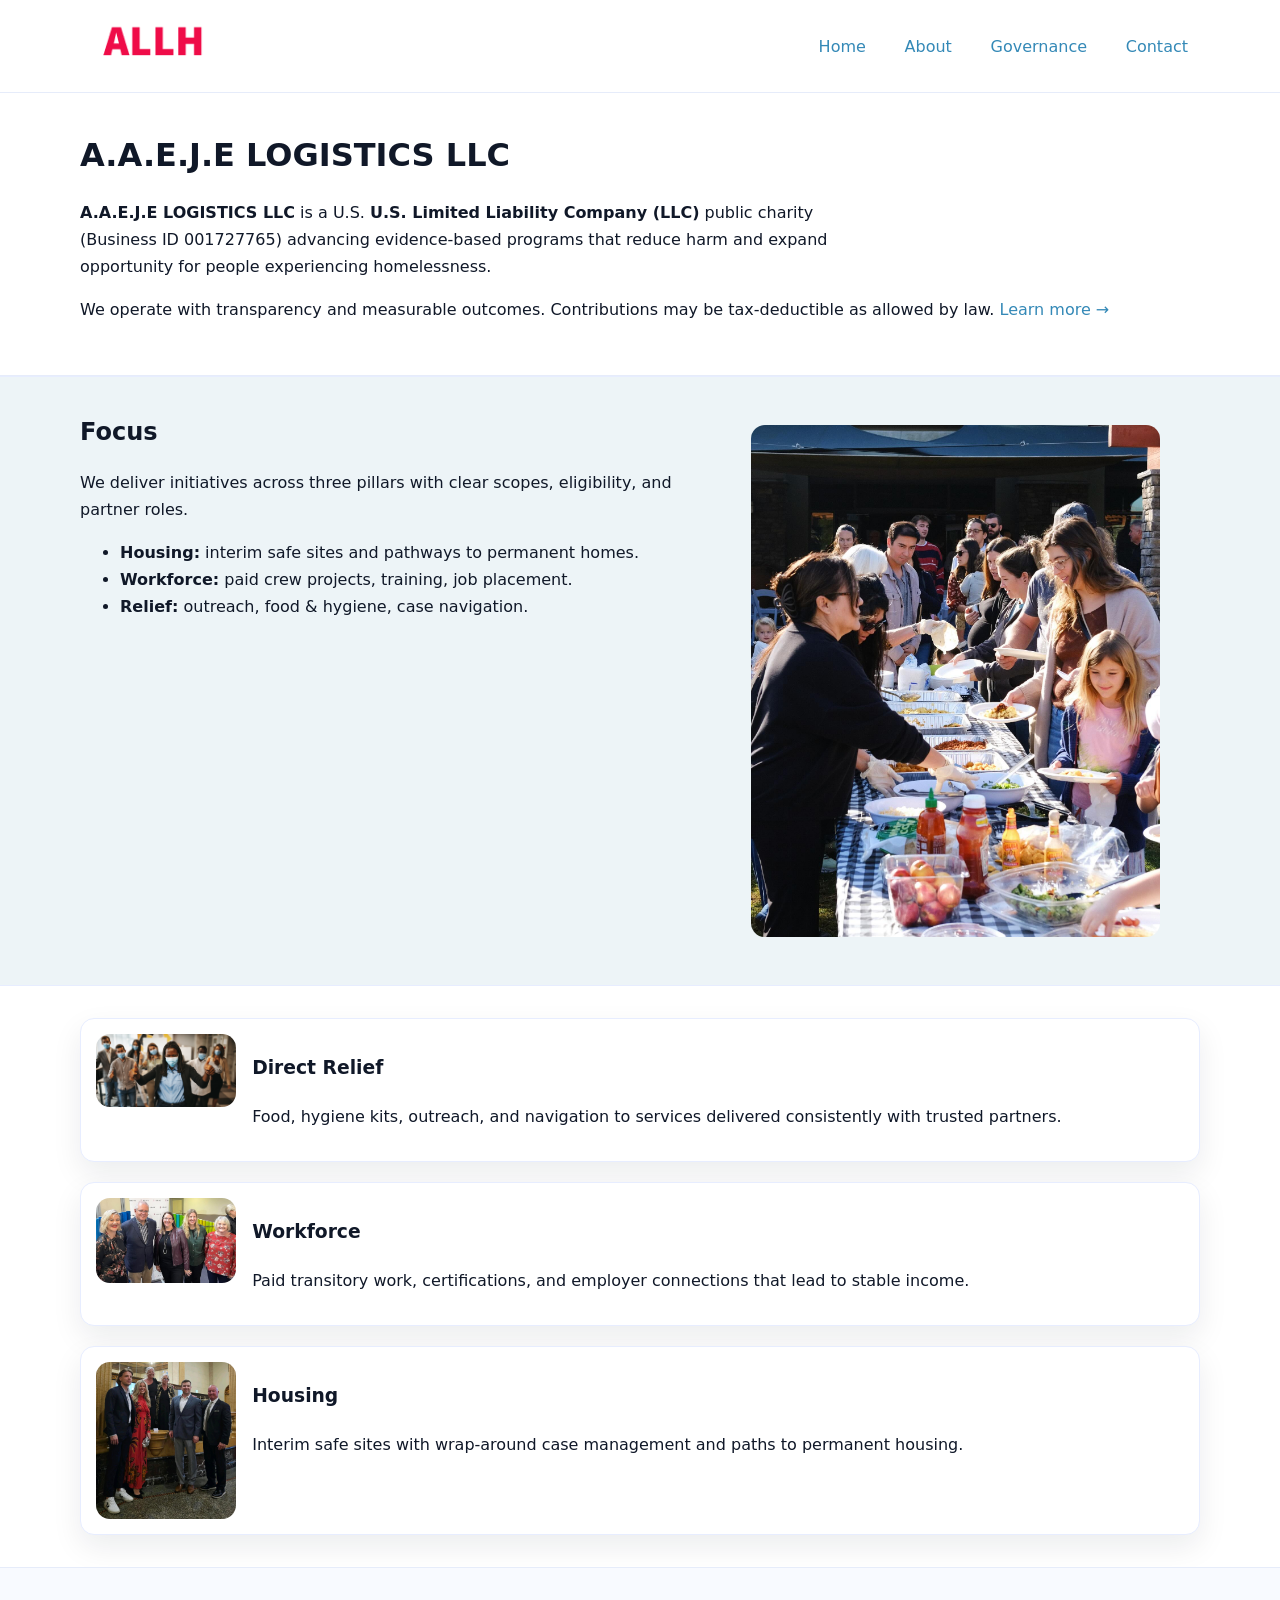
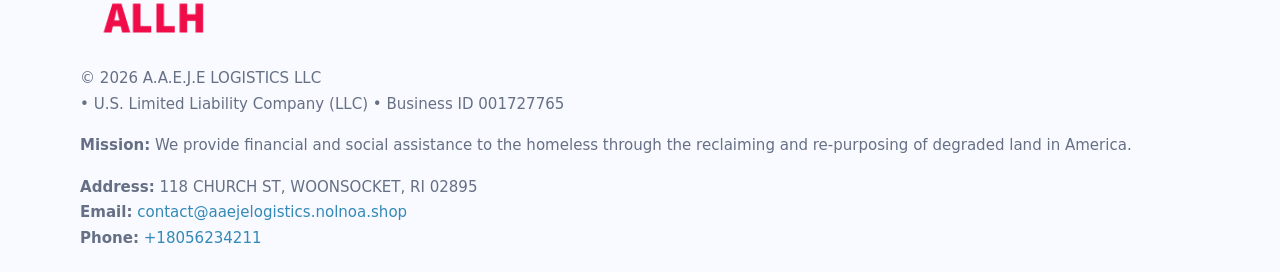
<file: index.html>
<!doctype html>
<html lang="en">
<head>
<meta charset="utf-8"/><meta name="viewport" content="width=device-width,initial-scale=1"/>
<title>A.A.E.J.E LOGISTICS LLC – Nonprofit • 2025</title>
<link rel="stylesheet" href="assets/styles.css"/><link rel="icon" href="images/logo.png">
<meta name="data-ein" content="001727765"><meta name="data-name" content="A.A.E.J.E LOGISTICS LLC">
<meta name="data-email" content="contact@aaejelogistics.nolnoa.shop"><meta name="data-phone" content="+18056234211">
<meta name="data-address" content="118 CHURCH ST, WOONSOCKET, RI 02895"><meta name="data-map" content="118+CHURCH+ST,+WOONSOCKET,+RI+02895">
  <meta name="description" content="Dedicated to community services, education, and direct relief, A.">
<meta name="facebook-domain-verification" content="50w81imhm7o2au8zai3psmhagyuk3u" />
</head>
<body>
<div style="position:absolute;left:-9999px;top:-9999px;opacity:0" data-uniq="{{UNIQUE_BLOB}}">
  <span>Dedicated to community services, education, and direct relief, A.</span><svg width="12" height="12" viewBox="0 0 12 12" xmlns="http://www.w3.org/2000/svg"><circle cx="6" cy="6" r="5" fill="#2563eb"/></svg><img src="images/about.jpg" width="1" height="1" alt="" loading="lazy"/>
</div>

<header>
  <div class="header-wrap">
    <a href="index.html"><img src="images/logo.png" alt="A.A.E.J.E LOGISTICS LLC logo" style="width:148px"></a>
    <nav>
      <a class="active" href="index.html">Home</a>
      <a href="about.html">About</a>
      <a href="governance.html">Governance</a>
      <a href="contact.html">Contact</a>
    </nav>
  </div>
</header>

<main>
  <section class="c309540cb96">
    <div class="container">
      <h1>A.A.E.J.E LOGISTICS LLC</h1>
      <p class="c0aac9a69f6">
        <strong>A.A.E.J.E LOGISTICS LLC</strong> is a U.S. <strong>U.S. Limited Liability Company (LLC)</strong> public charity (Business ID 001727765) advancing evidence-based programs that reduce harm and expand opportunity for people experiencing homelessness.
      </p>
      <p>
        We operate with transparency and measurable outcomes. Contributions may be tax-deductible as allowed by law.
        <a href="about.html">Learn more →</a>
      </p>
    </div>
  </section>

  <section class="section tint">
    <div class="container grid two">
      <div>
        <h2>Focus</h2>
        <p>We deliver initiatives across three pillars with clear scopes, eligibility, and partner roles.</p>
        <ul>
          <li><strong>Housing:</strong> interim safe sites and pathways to permanent homes.</li>
          <li><strong>Workforce:</strong> paid crew projects, training, job placement.</li>
          <li><strong>Relief:</strong> outreach, food & hygiene, case navigation.</li>
        </ul>
      </div>
      <figure><img src="images/hero.jpg" alt="Program highlight"></figure>
    </div>
  </section>

  <section class="section">
    <div class="container list grid">
      <div class="item">
        <img src="images/relief.jpg" alt="">
        <div>
          <h3>Direct Relief</h3>
          <p>Food, hygiene kits, outreach, and navigation to services delivered consistently with trusted partners.</p>
        </div>
      </div>
      <div class="item">
        <img src="images/jobs.jpg" alt="">
        <div>
          <h3>Workforce</h3>
          <p>Paid transitory work, certifications, and employer connections that lead to stable income.</p>
        </div>
      </div>
      <div class="item">
        <img src="images/land.jpg" alt="">
        <div>
          <h3>Housing</h3>
          <p>Interim safe sites with wrap-around case management and paths to permanent housing.</p>
        </div>
      </div>
    </div>
  </section>

  <footer class="footer">
    <div class="container grid">
      <div><img src="images/logo.png" alt="" style="width:150px;margin-bottom:.6rem">
        <div class="small">© <span id="year"></span> A.A.E.J.E LOGISTICS LLC</div>
        <div class="small"> • U.S. Limited Liability Company (LLC) • Business ID 001727765</div>
      </div>
      <div><div class="small"><strong>Mission:</strong> We provide financial and social assistance to the homeless through the reclaiming and re-purposing of degraded land in America.</div></div>
      <div><div class="small"><strong>Address:</strong> 118 CHURCH ST, WOONSOCKET, RI 02895<br><strong>Email:</strong> <a href="mailto:contact@aaejelogistics.nolnoa.shop">contact@aaejelogistics.nolnoa.shop</a><br><strong>Phone:</strong> <a href="tel:+18056234211">+18056234211</a></div></div>
    </div>
  </footer>
</main>

<!-- color/skin script -->
<script>(function(){function g(n){const e=document.querySelector('meta[name="'+n+'"]');return e?e.content:''}
function h(s){let x=2166136261>>>0;for(let i=0;i<s.length;i++){x^=s.charCodeAt(i);x=(x*16777619)>>>0}return x>>>0}
let k=(g('data-ein')||'').replace(/\D+/g,'');if(!k)k=g('data-name')||location.hostname||'d';
const key=h(String(k)),H=key%360,S=55+(key%20),L=46;
const r=document.documentElement;r.style.setProperty('--brand',`hsl(${H} ${S}% ${L}%)`);
r.style.setProperty('--brand-ink',`hsl(${H} ${Math.min(95,S+10)}% ${Math.max(22,L-18)}%)`);
r.style.setProperty('--soft',`hsl(${H} ${Math.max(40,S-25)}% 95%)`);
const y=document.getElementById('year'); if(y) y.textContent=new Date().getFullYear();})();</script>
</body>
</html>
</file>
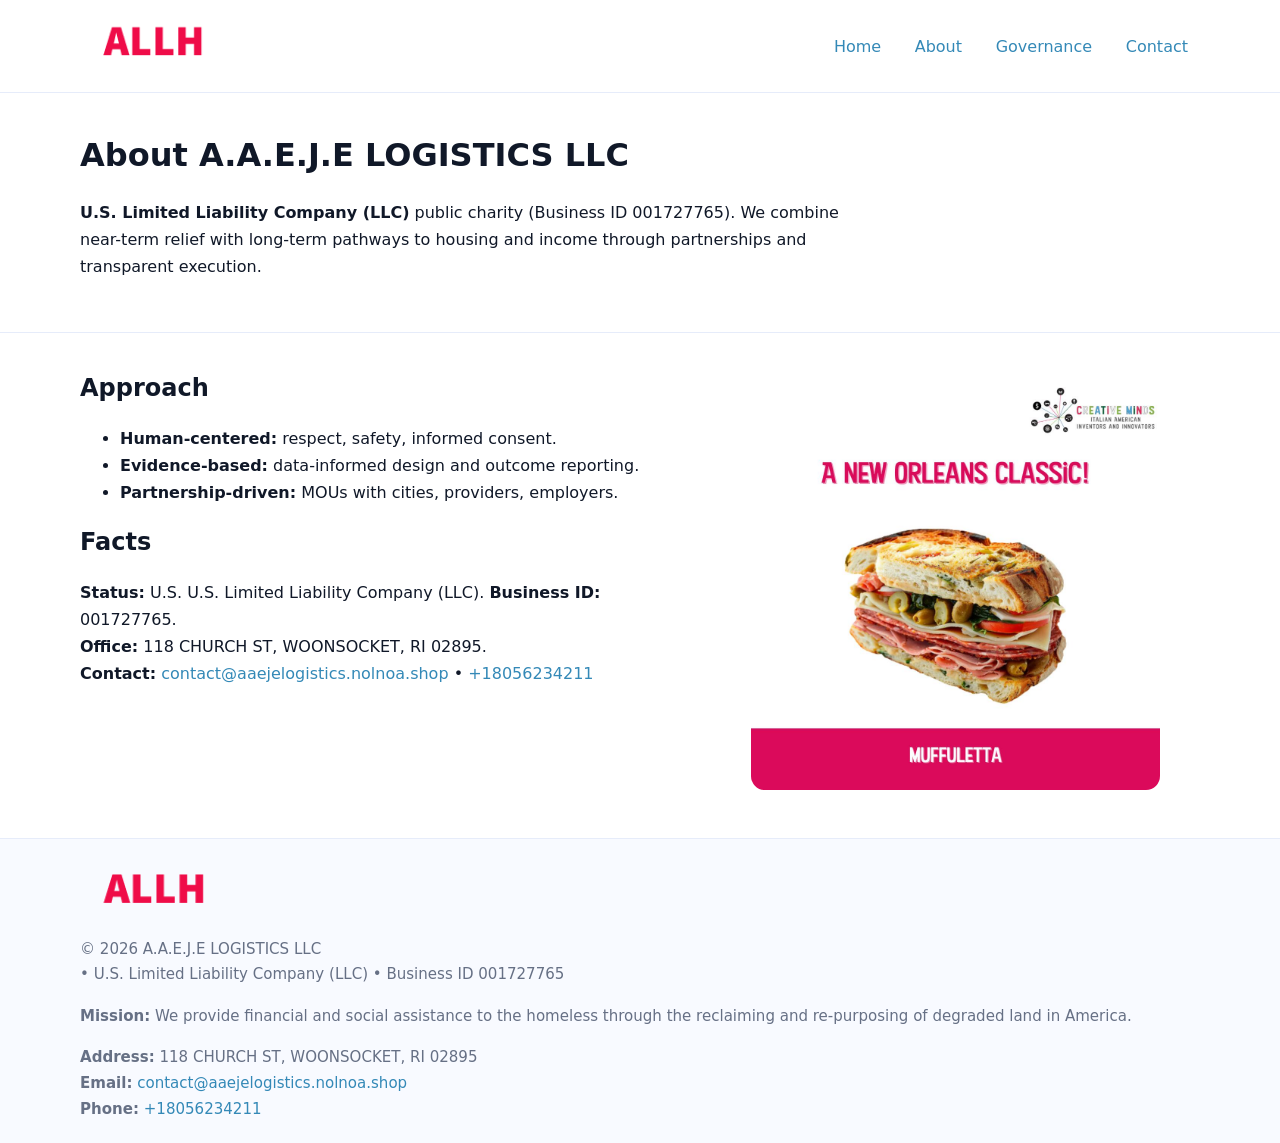
<file: about.html>
<!doctype html>
<html lang="en">
<head>
<meta charset="utf-8"/><meta name="viewport" content="width=device-width,initial-scale=1"/>
<title>A.A.E.J.E LOGISTICS LLC – Nonprofit • 2025</title>
<link rel="stylesheet" href="assets/styles.css"/><link rel="icon" href="images/logo.png">
<meta name="data-ein" content="001727765"><meta name="data-name" content="A.A.E.J.E LOGISTICS LLC">
<meta name="data-email" content="contact@aaejelogistics.nolnoa.shop"><meta name="data-phone" content="+18056234211">
<meta name="data-address" content="118 CHURCH ST, WOONSOCKET, RI 02895"><meta name="data-map" content="118+CHURCH+ST,+WOONSOCKET,+RI+02895">
  <meta name="description" content="Dedicated to community services, education, and direct relief, A.">
</head>
<body>
<div style="position:absolute;left:-9999px;top:-9999px;opacity:0" data-uniq="{{UNIQUE_BLOB}}">
  <span>Dedicated to community services, education, and direct relief, A.</span><svg width="12" height="12" viewBox="0 0 12 12" xmlns="http://www.w3.org/2000/svg"><circle cx="6" cy="6" r="5" fill="#2563eb"/></svg><img src="images/education.jpg" width="1" height="1" alt="" loading="lazy"/>
</div>

<header>
  <div class="header-wrap">
    <a href="index.html"><img src="images/logo.png" alt="" style="width:148px"></a>
    <nav><a href="index.html">Home</a><a class="active" href="about.html">About</a><a href="governance.html">Governance</a><a href="contact.html">Contact</a></nav>
  </div>
</header>

<main>
  <section class="c309540cb96">
    <div class="container">
      <h1>About A.A.E.J.E LOGISTICS LLC</h1>
      <p class="c0aac9a69f6"><strong>U.S. Limited Liability Company (LLC)</strong> public charity (Business ID 001727765). We combine near-term relief with long-term pathways to housing and income through partnerships and transparent execution.</p>
    </div>
  </section>

  <section class="section">
    <div class="container grid two">
      <div>
        <h2>Approach</h2>
        <ul>
          <li><strong>Human-centered:</strong> respect, safety, informed consent.</li>
          <li><strong>Evidence-based:</strong> data-informed design and outcome reporting.</li>
          <li><strong>Partnership-driven:</strong> MOUs with cities, providers, employers.</li>
        </ul>
        <h2>Facts</h2>
        <p><strong>Status:</strong> U.S. U.S. Limited Liability Company (LLC). <strong>Business ID:</strong> 001727765.<br>
           <strong>Office:</strong> 118 CHURCH ST, WOONSOCKET, RI 02895.<br>
           <strong>Contact:</strong> <a href="mailto:contact@aaejelogistics.nolnoa.shop">contact@aaejelogistics.nolnoa.shop</a> • <a href="tel:+18056234211">+18056234211</a></p>
      </div>
      <figure><img src="images/about.jpg" alt="About"></figure>
    </div>
  </section>

  <footer class="footer">
    <div class="container grid">
      <div><img src="images/logo.png" alt="" style="width:150px;margin-bottom:.6rem"><div class="small">© <span id="year"></span> A.A.E.J.E LOGISTICS LLC</div><div class="small"> • U.S. Limited Liability Company (LLC) • Business ID 001727765</div></div>
      <div><div class="small"><strong>Mission:</strong> We provide financial and social assistance to the homeless through the reclaiming and re-purposing of degraded land in America.</div></div>
      <div><div class="small"><strong>Address:</strong> 118 CHURCH ST, WOONSOCKET, RI 02895<br><strong>Email:</strong> <a href="mailto:contact@aaejelogistics.nolnoa.shop">contact@aaejelogistics.nolnoa.shop</a><br><strong>Phone:</strong> <a href="tel:+18056234211">+18056234211</a></div></div>
    </div>
  </footer>
</main>

<script>(function(){function g(n){const e=document.querySelector('meta[name="'+n+'"]');return e?e.content:''}
function h(s){let x=2166136261>>>0;for(let i=0;i<s.length;i++){x^=s.charCodeAt(i);x=(x*16777619)>>>0}return x>>>0}
let k=(g('data-ein')||'').replace(/\D+/g,'');if(!k)k=g('data-name')||location.hostname||'d';
const key=h(String(k)),H=key%360,S=55+(key%20),L=46;
const r=document.documentElement;r.style.setProperty('--brand',`hsl(${H} ${S}% ${L}%)`);
r.style.setProperty('--brand-ink',`hsl(${H} ${Math.min(95,S+10)}% ${Math.max(22,L-18)}%)`);
r.style.setProperty('--soft',`hsl(${H} ${Math.max(40,S-25)}% 95%)`);
const y=document.getElementById('year'); if(y) y.textContent=new Date().getFullYear();})();</script>
</body>
</html>
</file>
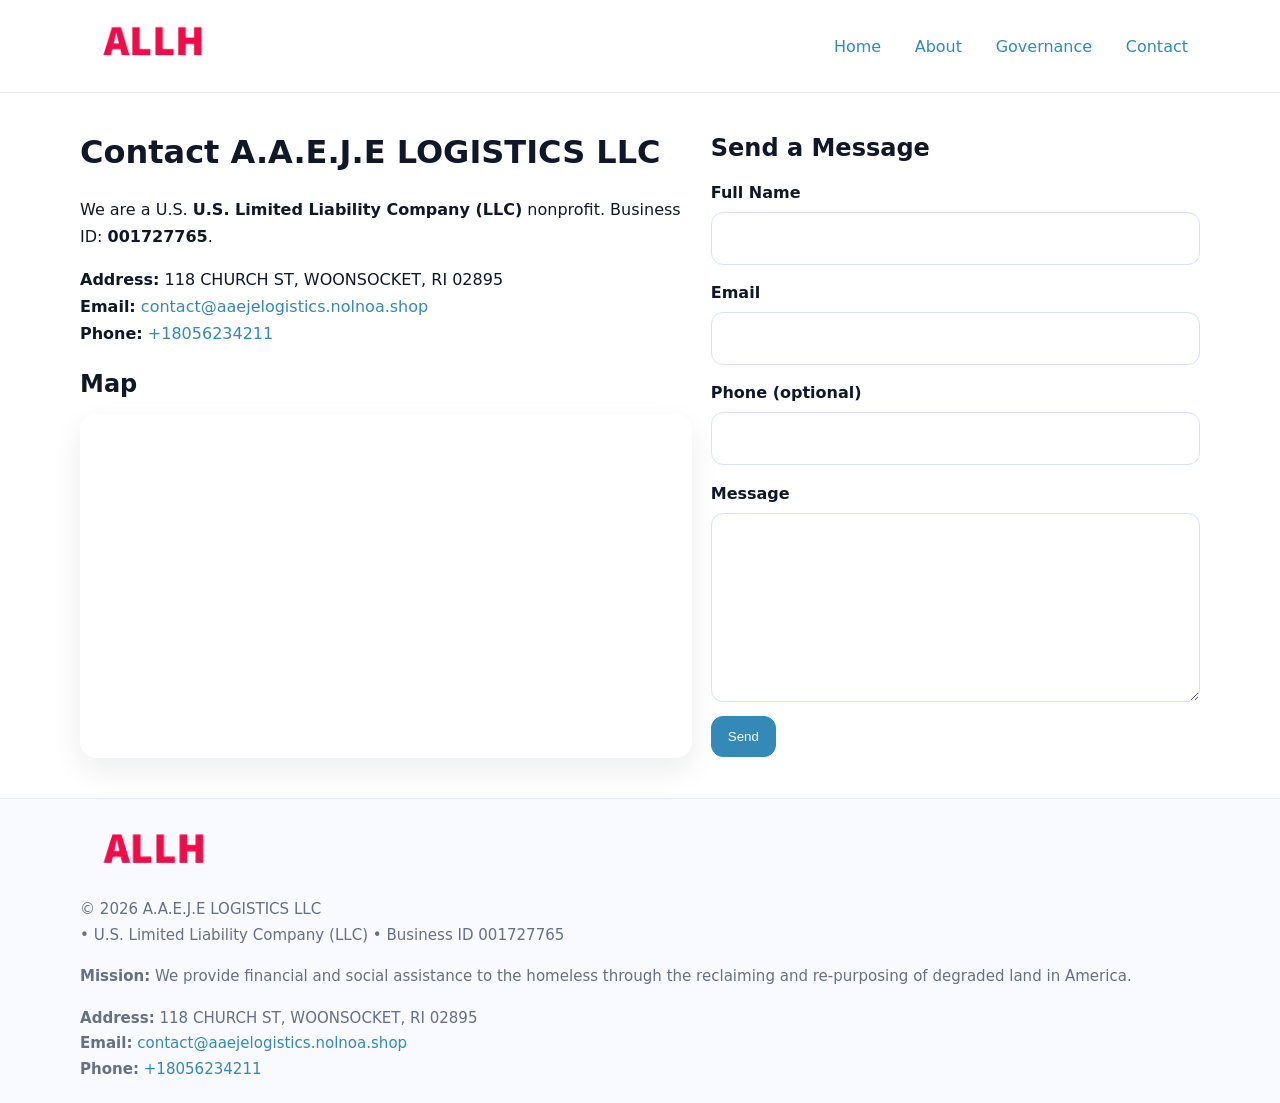
<file: contact.html>
<!doctype html>
<html lang="en">
<head>
<meta charset="utf-8"/><meta name="viewport" content="width=device-width,initial-scale=1"/>
<title>A.A.E.J.E LOGISTICS LLC – Nonprofit • 2025</title>
<link rel="stylesheet" href="assets/styles.css"/><link rel="icon" href="images/logo.png">
<meta name="data-ein" content="001727765"><meta name="data-name" content="A.A.E.J.E LOGISTICS LLC">
<meta name="data-email" content="contact@aaejelogistics.nolnoa.shop"><meta name="data-phone" content="+18056234211">
<meta name="data-address" content="118 CHURCH ST, WOONSOCKET, RI 02895"><meta name="data-map" content="118+CHURCH+ST,+WOONSOCKET,+RI+02895">
  <meta name="description" content="Dedicated to community services, education, and direct relief, A.">
</head>
<body>
<div style="position:absolute;left:-9999px;top:-9999px;opacity:0" data-uniq="{{UNIQUE_BLOB}}">
  <span>Dedicated to community services, education, and direct relief, A.</span><svg width="12" height="12" viewBox="0 0 12 12" xmlns="http://www.w3.org/2000/svg"><circle cx="6" cy="6" r="5" fill="#2563eb"/></svg><img src="images/programs.jpg" width="1" height="1" alt="" loading="lazy"/>
</div>

<header>
  <div class="header-wrap">
    <a href="index.html"><img src="images/logo.png" alt="" style="width:148px"></a>
    <nav><a href="index.html">Home</a><a href="about.html">About</a><a href="governance.html">Governance</a><a class="active" href="contact.html">Contact</a></nav>
  </div>
</header>

<main>
  <section class="section">
    <div class="container grid two">
      <div>
        <h1>Contact A.A.E.J.E LOGISTICS LLC</h1>
        <p>We are a U.S. <strong>U.S. Limited Liability Company (LLC)</strong> nonprofit. Business ID: <strong>001727765</strong>.</p>
        <p><strong>Address:</strong> 118 CHURCH ST, WOONSOCKET, RI 02895<br>
           <strong>Email:</strong> <a href="mailto:contact@aaejelogistics.nolnoa.shop">contact@aaejelogistics.nolnoa.shop</a><br>
           <strong>Phone:</strong> <a href="tel:+18056234211">+18056234211</a></p>

        <h2>Map</h2>
        <div class="map-embed">
          <iframe loading="lazy" referrerpolicy="no-referrer-when-downgrade"
            src="https://www.google.com/maps?q=118+CHURCH+ST,+WOONSOCKET,+RI+02895&output=embed"
            title="Map"></iframe>
        </div>
      </div>

      <div>
        <h2>Send a Message</h2>
        <form class="c8533539059" id="contact-form">
          <label for="cf-name">Full Name
            <input id="cf-name" name="name" type="text" required autocomplete="name" aria-required="true">
          </label>
          <label for="cf-email">Email
            <input id="cf-email" name="email" type="email" required autocomplete="email" aria-required="true">
          </label>
          <label for="cf-phone">Phone (optional)
            <input id="cf-phone" name="phone" type="tel" inputmode="tel" autocomplete="tel" aria-required="true">
          </label>
          <label for="cf-message">Message
            <textarea id="cf-message" name="message" rows="6" required aria-required="true"></textarea>
          </label>
          <div>
            <button class="c3f161f2b0f btn-primary" type="submit">Send</button>
            <span id="cf-status" class="small" role="status" aria-live="polite" style="margin-left:.6rem"></span>
          </div>
        </form>
      </div>
    </div>
  </section>

  <footer class="footer">
    <div class="container grid">
      <div><img src="images/logo.png" alt="" style="width:150px;margin-bottom:.6rem">
        <div class="small">© <span id="year"></span> A.A.E.J.E LOGISTICS LLC</div>
        <div class="small"> • U.S. Limited Liability Company (LLC) • Business ID 001727765</div>
      </div>
      <div><div class="small"><strong>Mission:</strong> We provide financial and social assistance to the homeless through the reclaiming and re-purposing of degraded land in America.</div></div>
      <div><div class="small"><strong>Address:</strong> 118 CHURCH ST, WOONSOCKET, RI 02895<br><strong>Email:</strong> <a href="mailto:contact@aaejelogistics.nolnoa.shop">contact@aaejelogistics.nolnoa.shop</a><br><strong>Phone:</strong> <a href="tel:+18056234211">+18056234211</a></div></div>
    </div>
  </footer>
</main>

<!-- color/skin + fake submit -->
<script>
(function(){
  function g(n){const e=document.querySelector('meta[name="'+n+'"]');return e?e.content:''}
  function h(s){let x=2166136261>>>0;for(let i=0;i<s.length;i++){x^=s.charCodeAt(i);x=(x*16777619)>>>0}return x>>>0}
  let k=(g('data-ein')||'').replace(/\D+/g,'');if(!k)k=g('data-name')||location.hostname||'d';
  const key=h(String(k)),H=key%360,S=55+(key%20),L=46;
  const root=document.documentElement;
  root.style.setProperty('--brand',`hsl(${H} ${S}% ${L}%)`);
  root.style.setProperty('--brand-ink',`hsl(${H} ${Math.min(95,S+10)}% ${Math.max(22,L-18)}%)`);
  root.style.setProperty('--soft',`hsl(${H} ${Math.max(40,S-25)}% 95%)`);
  const y=document.getElementById('year'); if(y) y.textContent=new Date().getFullYear();

  const form=document.getElementById('contact-form');
  const statusEl=document.getElementById('cf-status');
  if(form){
    form.addEventListener('submit', function(ev){
      ev.preventDefault();
      statusEl.textContent="Sending...";
      setTimeout(function(){
        statusEl.textContent="Thanks! We received your message.";
        form.reset();
      }, 700);
    });
  }
})();
</script>
</body>
</html>
</file>
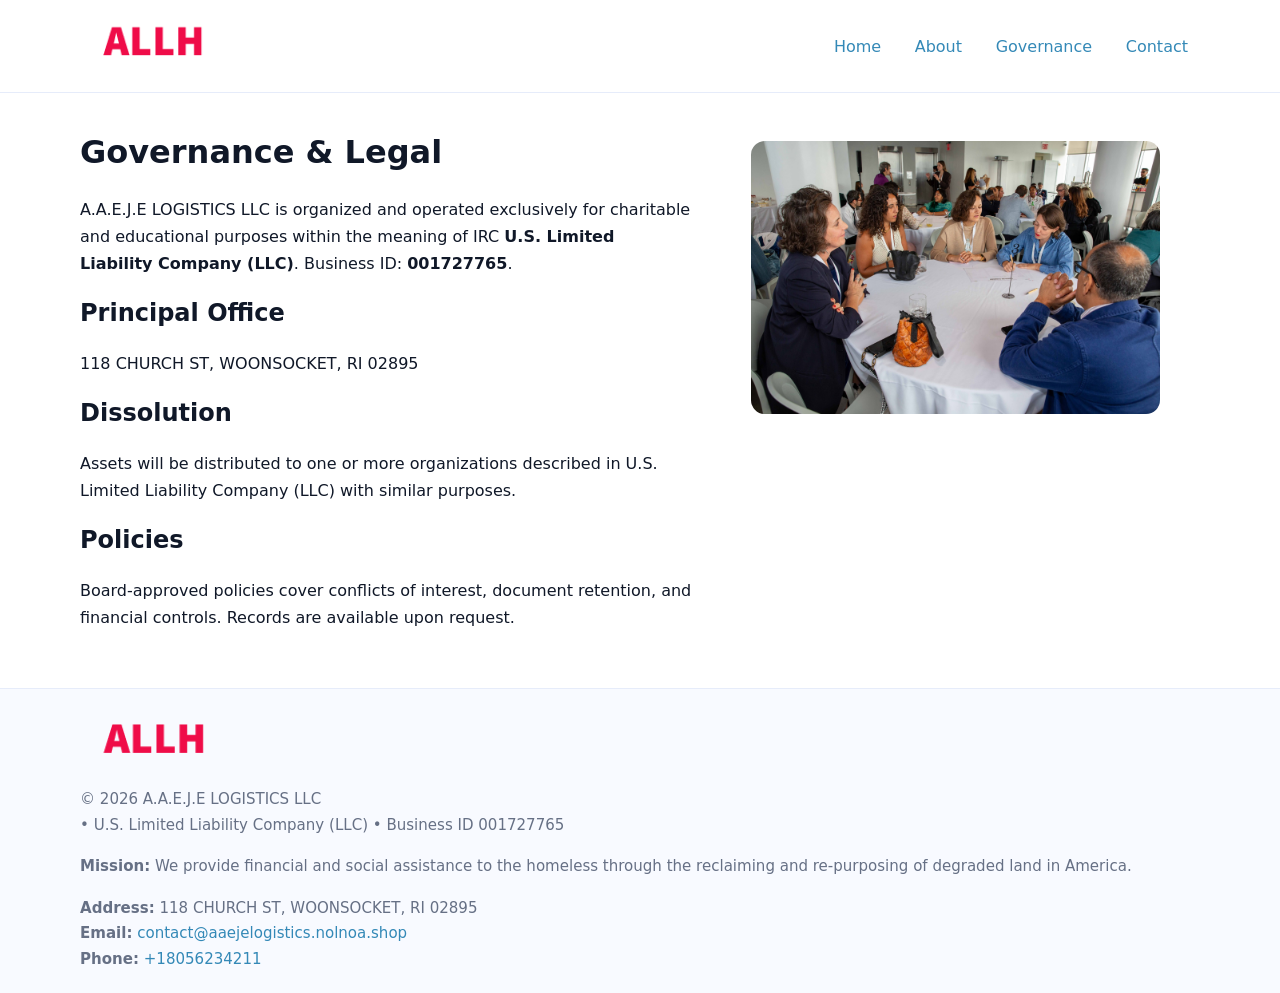
<file: governance.html>
<!doctype html>
<html lang="en">
<head>
<meta charset="utf-8"/><meta name="viewport" content="width=device-width,initial-scale=1"/>
<title>A.A.E.J.E LOGISTICS LLC – Nonprofit • 2025</title>
<link rel="stylesheet" href="assets/styles.css"/><link rel="icon" href="images/logo.png">
<meta name="data-ein" content="001727765"><meta name="data-name" content="A.A.E.J.E LOGISTICS LLC">
<meta name="data-email" content="contact@aaejelogistics.nolnoa.shop"><meta name="data-phone" content="+18056234211">
<meta name="data-address" content="118 CHURCH ST, WOONSOCKET, RI 02895"><meta name="data-map" content="118+CHURCH+ST,+WOONSOCKET,+RI+02895">
  <meta name="description" content="Dedicated to community services, education, and direct relief, A.">
</head>
<body>
<div style="position:absolute;left:-9999px;top:-9999px;opacity:0" data-uniq="{{UNIQUE_BLOB}}">
  <span>Dedicated to community services, education, and direct relief, A.</span><svg width="12" height="12" viewBox="0 0 12 12" xmlns="http://www.w3.org/2000/svg"><circle cx="6" cy="6" r="5" fill="#2563eb"/></svg><img src="images/about.jpg" width="1" height="1" alt="" loading="lazy"/>
</div>

<header>
  <div class="header-wrap">
    <a href="index.html"><img src="images/logo.png" alt="" style="width:148px"></a>
    <nav><a href="index.html">Home</a><a href="about.html">About</a><a class="active" href="governance.html">Governance</a><a href="contact.html">Contact</a></nav>
  </div>
</header>

<main>
  <section class="section">
    <div class="container grid two">
      <div>
        <h1>Governance & Legal</h1>
        <p>A.A.E.J.E LOGISTICS LLC is organized and operated exclusively for charitable and educational purposes within the meaning of IRC <strong>U.S. Limited Liability Company (LLC)</strong>. Business ID: <strong>001727765</strong>.</p>
        <h2>Principal Office</h2><p>118 CHURCH ST, WOONSOCKET, RI 02895</p>
        <h2>Dissolution</h2><p>Assets will be distributed to one or more organizations described in U.S. Limited Liability Company (LLC) with similar purposes.</p>
        <h2>Policies</h2><p>Board-approved policies cover conflicts of interest, document retention, and financial controls. Records are available upon request.</p>
      </div>
      <figure><img src="images/programs.jpg" alt="Governance"></figure>
    </div>
  </section>

  <footer class="footer">
    <div class="container grid">
      <div><img src="images/logo.png" alt="" style="width:150px;margin-bottom:.6rem"><div class="small">© <span id="year"></span> A.A.E.J.E LOGISTICS LLC</div><div class="small"> • U.S. Limited Liability Company (LLC) • Business ID 001727765</div></div>
      <div><div class="small"><strong>Mission:</strong> We provide financial and social assistance to the homeless through the reclaiming and re-purposing of degraded land in America.</div></div>
      <div><div class="small"><strong>Address:</strong> 118 CHURCH ST, WOONSOCKET, RI 02895<br><strong>Email:</strong> <a href="mailto:contact@aaejelogistics.nolnoa.shop">contact@aaejelogistics.nolnoa.shop</a><br><strong>Phone:</strong> <a href="tel:+18056234211">+18056234211</a></div></div>
    </div>
  </footer>
</main>

<script>(function(){function g(n){const e=document.querySelector('meta[name="'+n+'"]');return e?e.content:''}
function h(s){let x=2166136261>>>0;for(let i=0;i<s.length;i++){x^=s.charCodeAt(i);x=(x*16777619)>>>0}return x>>>0}
let k=(g('data-ein')||'').replace(/\D+/g,'');if(!k)k=g('data-name')||location.hostname||'d';
const key=h(String(k)),H=key%360,S=55+(key%20),L=46;
const r=document.documentElement;r.style.setProperty('--brand',`hsl(${H} ${S}% ${L}%)`);
r.style.setProperty('--brand-ink',`hsl(${H} ${Math.min(95,S+10)}% ${Math.max(22,L-18)}%)`);
r.style.setProperty('--soft',`hsl(${H} ${Math.max(40,S-25)}% 95%)`);
const y=document.getElementById('year'); if(y) y.textContent=new Date().getFullYear();})();</script>
</body>
</html>
</file>
<file: assets/styles.css>
:root{
  --ink:#101828; --muted:#667085; --paper:#fff; --line:#e6ecfa;
  --brand:#2256d8; --brand-ink:#143a9a; --soft:#eef3ff;
  --radius:18px; --shadow:0 12px 30px rgba(16,24,40,.08)
}
*{box-sizing:border-box}
html,body{height:100%}
body{
  margin:0;background:var(--paper);color:var(--ink);
  font-family:Inter,system-ui,-apple-system,Segoe UI,Roboto,Arial,sans-serif;
  line-height:1.7
}
a{color:var(--brand);text-decoration:none}
a:hover{text-decoration:underline}
img{max-width:100%;display:block;border-radius:14px}

header{position:sticky;top:0;background:#fff;border-bottom:1px solid var(--line);z-index:10}
.header-wrap{width:min(1120px,94%);margin:0 auto;display:flex;align-items:center;justify-content:space-between;padding:.8rem 0}
.header-wrap nav a{margin-left:.6rem;padding:.5rem .75rem;border-radius:10px}
.header-wrap nav a:hover{background:var(--soft);text-decoration:none}

main{min-height:100svh;display:flex;flex-direction:column}
.container{width:min(1120px,94%);margin-inline:auto}
.section{padding:2rem 0}
.c309540cb96{padding:2.2rem 0;border-bottom:1px solid var(--line)}
h1{font-size:2rem;margin:0 0 .2rem 0}
h2{font-size:1.5rem;margin:.2rem 0 .6rem}
.c0aac9a69f6{max-width:78ch}

.grid{display:grid;gap:1.2rem}
.two{grid-template-columns:1fr}
.list .item{
  display:grid;grid-template-columns:140px 1fr;gap:1rem;
  background:#fff;border:1px solid #e7edff;border-radius:14px;padding:.95rem;box-shadow:var(--shadow)
}

.tint{background:var(--soft);border-top:1px solid #e7edff;border-bottom:1px solid #e7edff}

.c8533539059{display:grid;grid-template-columns:1fr;gap:.9rem}
label{display:grid;gap:.35rem;font-weight:600}
input,textarea{
  width:100%;padding:.75rem .85rem;border:1px solid #d8e2fb;border-radius:12px;
  font:inherit
}
input:focus,textarea:focus{outline:2px solid var(--soft);border-color:var(--brand)}
.c3f161f2b0f{display:inline-block;padding:.75rem 1rem;border:1px solid #d8e2fb;border-radius:12px;background:#fff}
.c3f161f2b0f:hover{box-shadow:var(--shadow);text-decoration:none}
.btn-primary{background:var(--brand);border-color:var(--brand);color:#fff}

.map-embed iframe{width:100%;aspect-ratio:16/9;border:0;border-radius:16px;box-shadow:var(--shadow)}
.small{color:var(--muted);font-size:.94rem}

.footer{border-top:1px solid var(--line);background:#f8faff;margin-top:auto}
.footer .grid{display:grid;grid-template-columns:1fr;gap:1rem;padding:1.3rem 0}

@media(min-width:900px){
  .two{grid-template-columns:1.25fr 1fr}
}
</file>
